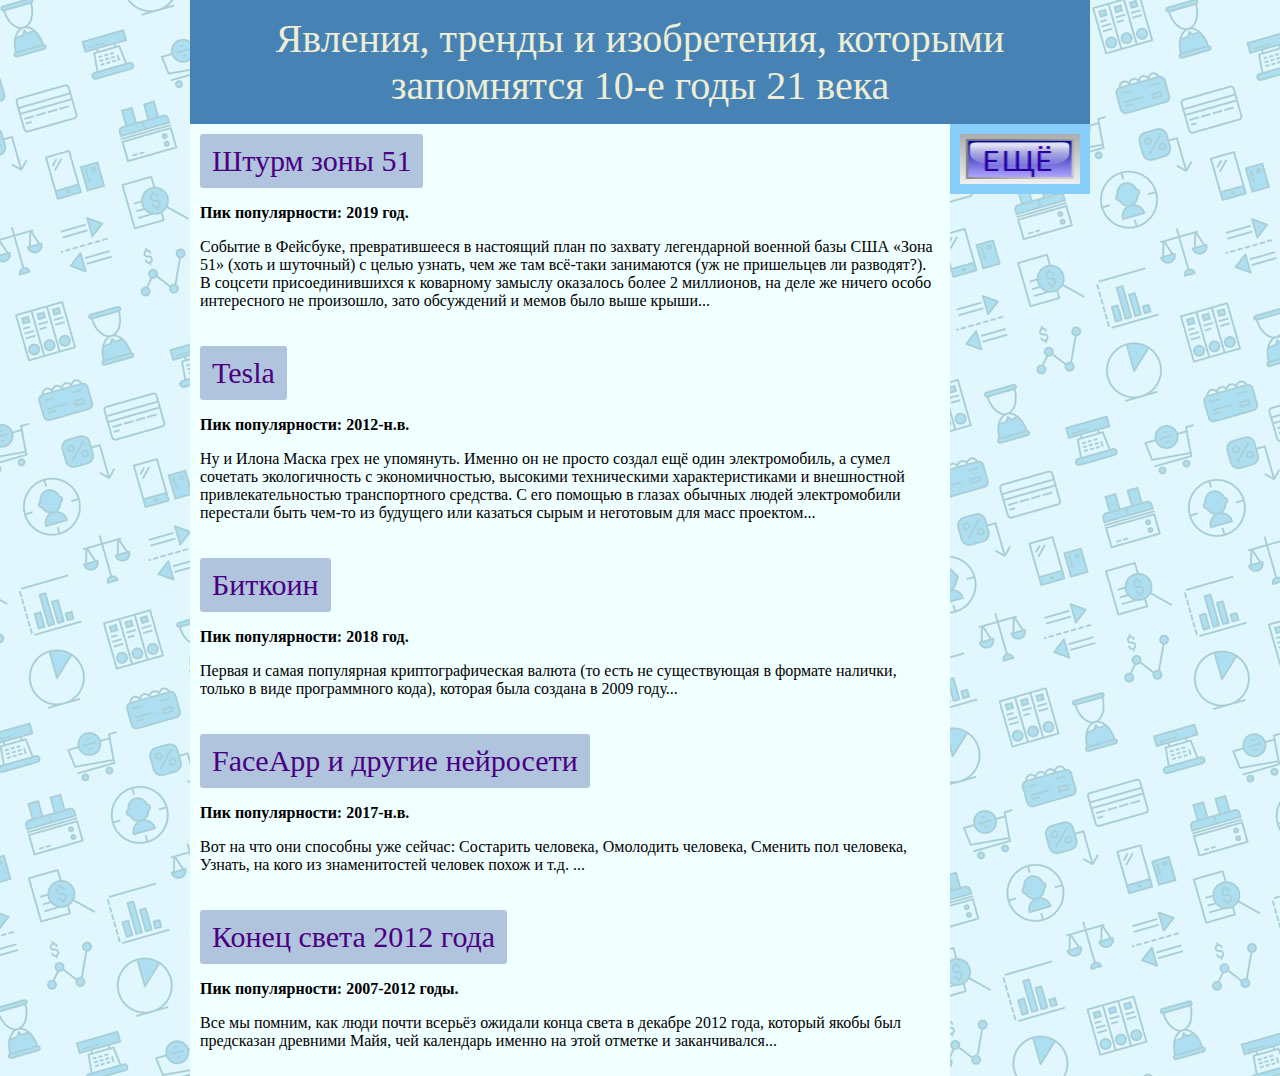
<file: index.html>
<!DOCTYPE html>
<html lang="ru">
<head>
    <meta http-equiv="Content-Type" content="text/html; charset=utf-8" />

    <title>Громкие события 21 века</title>
    <script src="Burger.js" defer></script>
    <link rel="icon" href="images/icona.ico">
    <link rel="stylesheet" href="css/fon.css">
    <link rel="stylesheet" href="css/Burger.css">
    <link rel="stylesheet" type="text/css" href="css/BT.css">
    <style type="text/css">

        body {
     font-family: Verdana;

            margin:0; /* Убираем отступы */
        }

        #container {
            max-width: 900px; /* Ширина макета */
            margin: 0 auto; /* Выравниваем по центру */
        }
        #header {
            background: #4682B4; /* Цвет фона */
            font-size: 250%; /* Размер текста */
            color: #edeed5; /* Цвет текста */
            padding: 15px 15px 15px 15px; /* Отступы вокруг текста */

        }
        #content1 {
            margin-right: 140px; /* Отступ справа */
            padding: 10px; /* Поля вокруг текста */
            background: #F0FFFF; /* Цвет фона левой колонки */
        }
        #content2 {
            margin-right: 140px; /* Отступ справа */
            padding: 10px; /* Поля вокруг текста */
            background: #F0FFFF; /* Цвет фона левой колонки */
        }
        #content3 {
            margin-right: 140px; /* Отступ справа */
            padding: 10px; /* Поля вокруг текста */
            background: #F0FFFF; /* Цвет фона левой колонки */
        }
        #content4 {

            margin-right: 140px; /* Отступ справа */
            padding: 10px; /* Поля вокруг текста */
            background: #F0FFFF; /* Цвет фона левой колонки */
        }

        #content7 {
            margin-right: 140px; /* Отступ справа */
            padding: 10px; /* Поля вокруг текста */
            background: #F0FFFF; /* Цвет фона левой колонки */
        }
        #content p {
            margin-top: 0.3em /* Отступ сверху */
        }
        #sidebar {
            float: right; /* Обтекание по левому краю */
            width: 120px; /* Ширина правой колонки */
            padding: 10px; /* Отступы вокруг текста */
            background: #87CEFA; /* Цвет фона */
        }
        #sidebar a {
            color: #752641; /* Цвет ссылок */
        }

    </style>
</head>
<body>


<div id="container">
    <div id="header" align="center"> Явления, тренды и изобретения, которыми запомнятся 10-е годы 21 века </div>
    <div id="sidebar">
        <div class="bipi">
            <div class="add-menu"></div>
            <ul class="menu-li">
                <li><a href="Tragedii.html">Трагедии</a></li>
                <li><a href="Flashmob.html">Флешмобы</a></li>
            </ul>
        </div>
    </div>
    <div id="content1">

        <a href="51.html" class="button button-red">Штурм зоны 51</a>
        <p> <strong> Пик популярности: 2019 год.</strong> </p>
        <p>Событие в Фейсбуке, превратившееся в настоящий план по захвату легендарной военной базы США «Зона 51» (хоть и шуточный) с целью узнать, чем же там всё-таки занимаются (уж не пришельцев ли разводят?).
            В соцсети присоединившихся к коварному замыслу оказалось более 2 миллионов, на деле же ничего особо интересного не произошло, зато обсуждений и мемов было выше крыши...</p>
    </div>
    <div id="content2">
        <a href="Tesla.html" class="button button-red">Tesla</a>
        <p> <strong> Пик популярности: 2012-н.в.</strong> </p>
        <p>Ну и Илона Маска грех не упомянуть. Именно он не просто создал ещё один электромобиль, а сумел сочетать экологичность с экономичностью, высокими
            техническими характеристиками и внешностной привлекательностью транспортного средства. С его помощью в глазах обычных людей электромобили перестали
            быть чем-то из будущего или казаться сырым и неготовым для масс проектом...</p>
    </div>
    <div id="content3">
        <a href="Bitcoin.html" class="button button-red">Биткоин</a>
        <p> <strong> Пик популярности: 2018 год.</strong> </p>
        <p>Первая и самая популярная криптографическая валюта (то есть не существующая в формате налички, только в виде программного кода), которая была создана в 2009 году...</p>
    </div>
    <div id="content4">
        <a href="FaceApp.html" class="button button-red">FaceApp и другие нейросети</a>
        <p> <strong> Пик популярности: 2017-н.в.</strong> </p>
        <p>Вот на что они способны уже сейчас:
            Состарить человека,
            Омолодить человека,
            Сменить пол человека,
            Узнать, на кого из знаменитостей человек похож и т.д. ...</p>
    </div>

    <div id="content7">
        <a href="2012.html" class="button button-red">Конец света 2012 года</a>
        <p> <strong> Пик популярности: 2007-2012 годы.</strong> </p>
        <p>Все мы помним, как люди почти всерьёз ожидали конца света в декабре 2012 года, который якобы был предсказан древними Майя, чей календарь именно на этой отметке и заканчивался...</p>
    </div>
    <div id="footer"> </div>
</div>
</body>
</html>
</file>
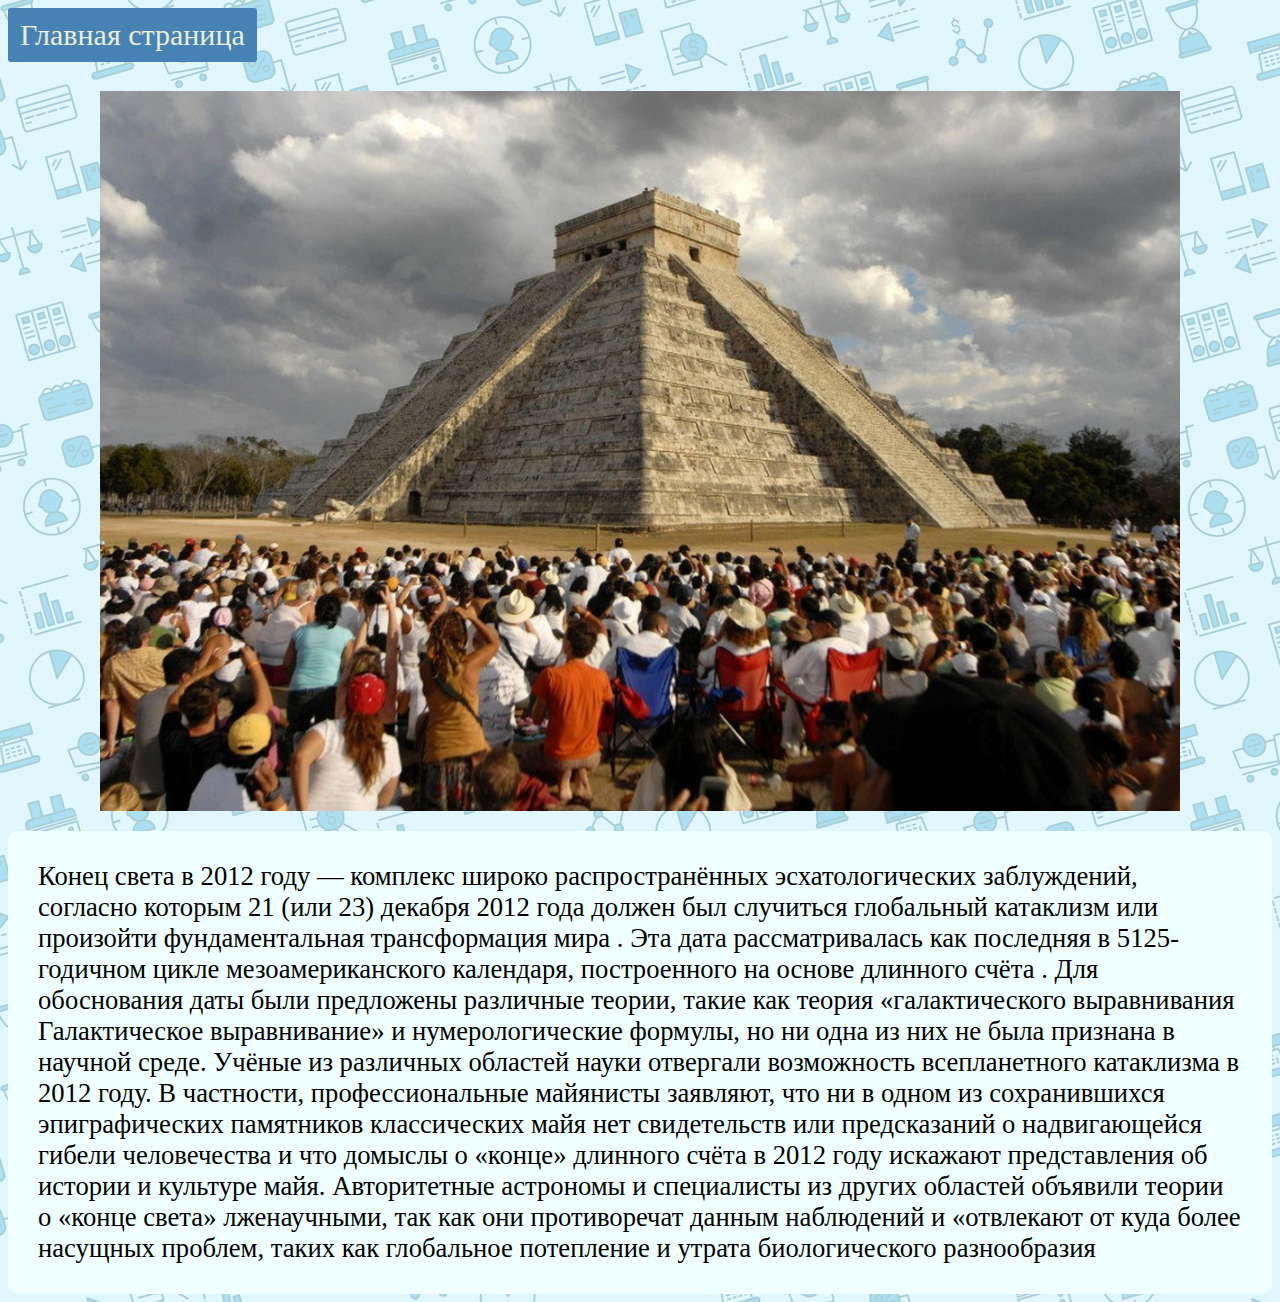
<file: 2012.html>
<!DOCTYPE html>
<head>
    <meta http-equiv="Content-Type" content="text/html; charset=utf-8" />
    <title>Конец света 2012</title>
    <link rel="stylesheet"  href="css/domoi.css">
    <link rel="stylesheet" href="css/fon.css">
    <link rel="icon" href="images/icona.ico">
    <style>
        .aligncenter {
            text-align: center;
        }
    </style>
    <style type="text/css">
        #centerLayer {
            border-radius: 10px;
            background: #F0FFFF; /* Цвет фона */
            font-size: 20pt; /* Размер текста */
            color: #000000; /* Цвет текста */
            padding: 30px; /* Отступы вокруг текста */
        }
        .block{
            display: flex;
            flex-direction: column;
            align-content: center;
            align-items: center;
        }

        .block img{
            max-width: 90%;
        }
    </style>
</head>
<body>
<a href="index.html" class="button button-red">Главная страница</a>
<div class="block">
<p class="aligncenter">
    <img src="images/foto_2012.jpg" alt="изображение в центре параграфа" />
</p>
<div id="centerLayer">
    Конец света в 2012 году — комплекс широко распространённых эсхатологических заблуждений, согласно которым 21 (или 23) декабря 2012 года
    должен был случиться глобальный катаклизм или произойти фундаментальная трансформация мира
    . Эта дата рассматривалась как последняя в 5125-годичном цикле мезоамериканского
    календаря, построенного на основе длинного счёта . Для обоснования даты были предложены различные теории, такие как теория «галактического выравнивания
    Галактическое выравнивание» и нумерологические формулы, но ни одна из них не была признана в научной среде.
    Учёные из различных областей науки отвергали возможность всепланетного катаклизма в 2012 году. В частности, профессиональные майянисты заявляют, что ни в одном из сохранившихся
    эпиграфических памятников классических майя нет свидетельств или предсказаний о надвигающейся гибели человечества и что домыслы о «конце» длинного счёта в 2012 году искажают представления
    об истории и культуре майя. Авторитетные астрономы и специалисты из других областей объявили теории о «конце света» лженаучными, так как они противоречат данным наблюдений и
    «отвлекают от куда более насущных проблем, таких как глобальное потепление и утрата биологического разнообразия
</div>
</div>
</body>
</html>
</file>
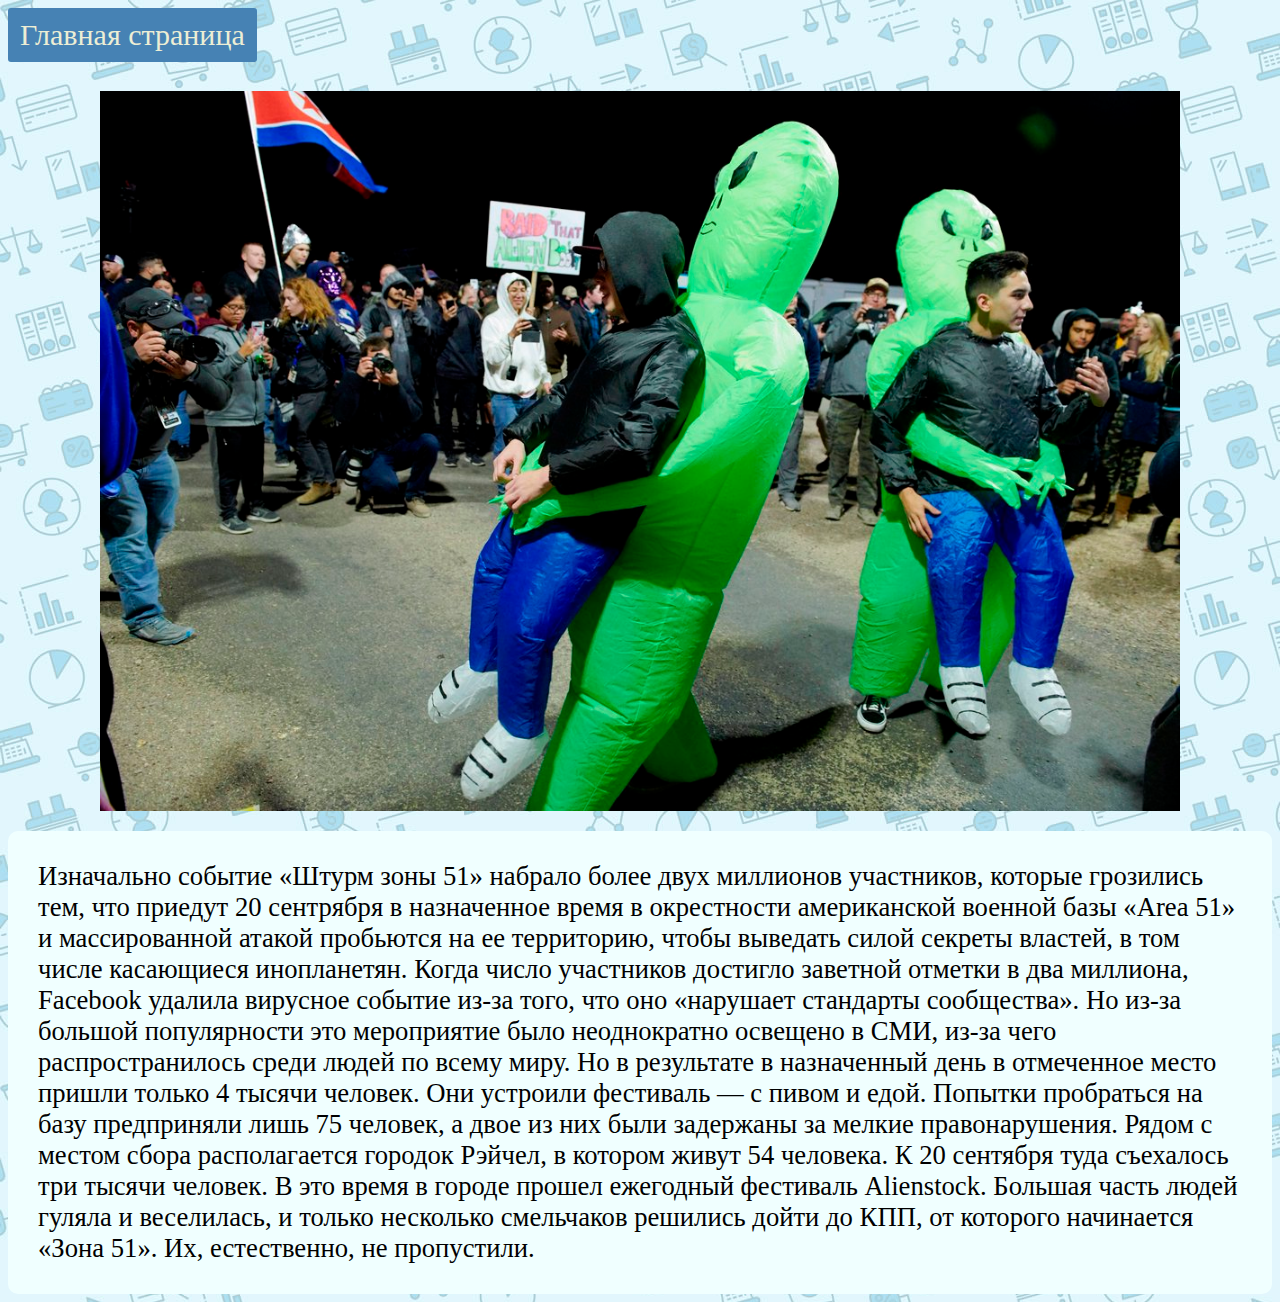
<file: 51.html>
<!DOCTYPE html>
<head>
    <meta http-equiv="Content-Type" content="text/html; charset=utf-8" />
    <title>Штурм зоны 51</title>
    <link rel="icon" href="images/icona.ico">
    <link rel="stylesheet" href="css/fon.css">
    <link rel="stylesheet"  href="css/domoi.css">
    <style>
        .f51 {

            text-align: center;

        }
    </style>
    <style type="text/css">
        #centerLayer {
            border-radius: 10px;
            background: #F0FFFF; /* Цвет фона */
            font-size: 20pt; /* Размер текста */
            color: #000000; /* Цвет текста */
            padding: 30px; /* Отступы вокруг текста */
        }
        .block{
            display: flex;
            flex-direction: column;
            align-content: center;
            align-items: center;
        }

        .block img{
            max-width: 90%;
        }
    </style>
</head>
<body>

<a href="index.html" class="button button-red">Главная страница</a>
<div class="block">
<p class="f51">
    <img src="images/foto_51.jpg" alt="изображение в центре параграфа" />
</p>
<div id="centerLayer">
    Изначально событие «Штурм зоны 51» набрало более двух миллионов участников, которые грозились тем, что приедут 20 сентрября в назначенное время в окрестности американской военной базы «Area 51»
    и массированной атакой пробьются на ее территорию, чтобы выведать силой секреты властей, в том числе касающиеся инопланетян. Когда число участников достигло заветной отметки в два миллиона,
    Facebook удалила вирусное событие из-за того, что оно «нарушает стандарты сообщества». Но из-за большой популярности это мероприятие было неоднократно освещено в СМИ, из-за чего распространилось
    среди людей по всему миру.
    Но в результате в назначенный день в отмеченное место пришли только 4 тысячи человек. Они устроили фестиваль — с пивом и едой. Попытки пробраться на базу предприняли лишь 75 человек, а двое из них
    были задержаны за мелкие правонарушения.

    Рядом с местом сбора располагается городок Рэйчел, в котором живут 54 человека. К 20 сентября туда съехалось три тысячи человек. В это время в городе прошел ежегодный фестиваль Alienstock. Большая
    часть людей гуляла и веселилась, и только несколько смельчаков решились дойти до КПП, от которого начинается «Зона 51». Их, естественно, не пропустили.
</div>
</div>
</body>
</html>
</file>
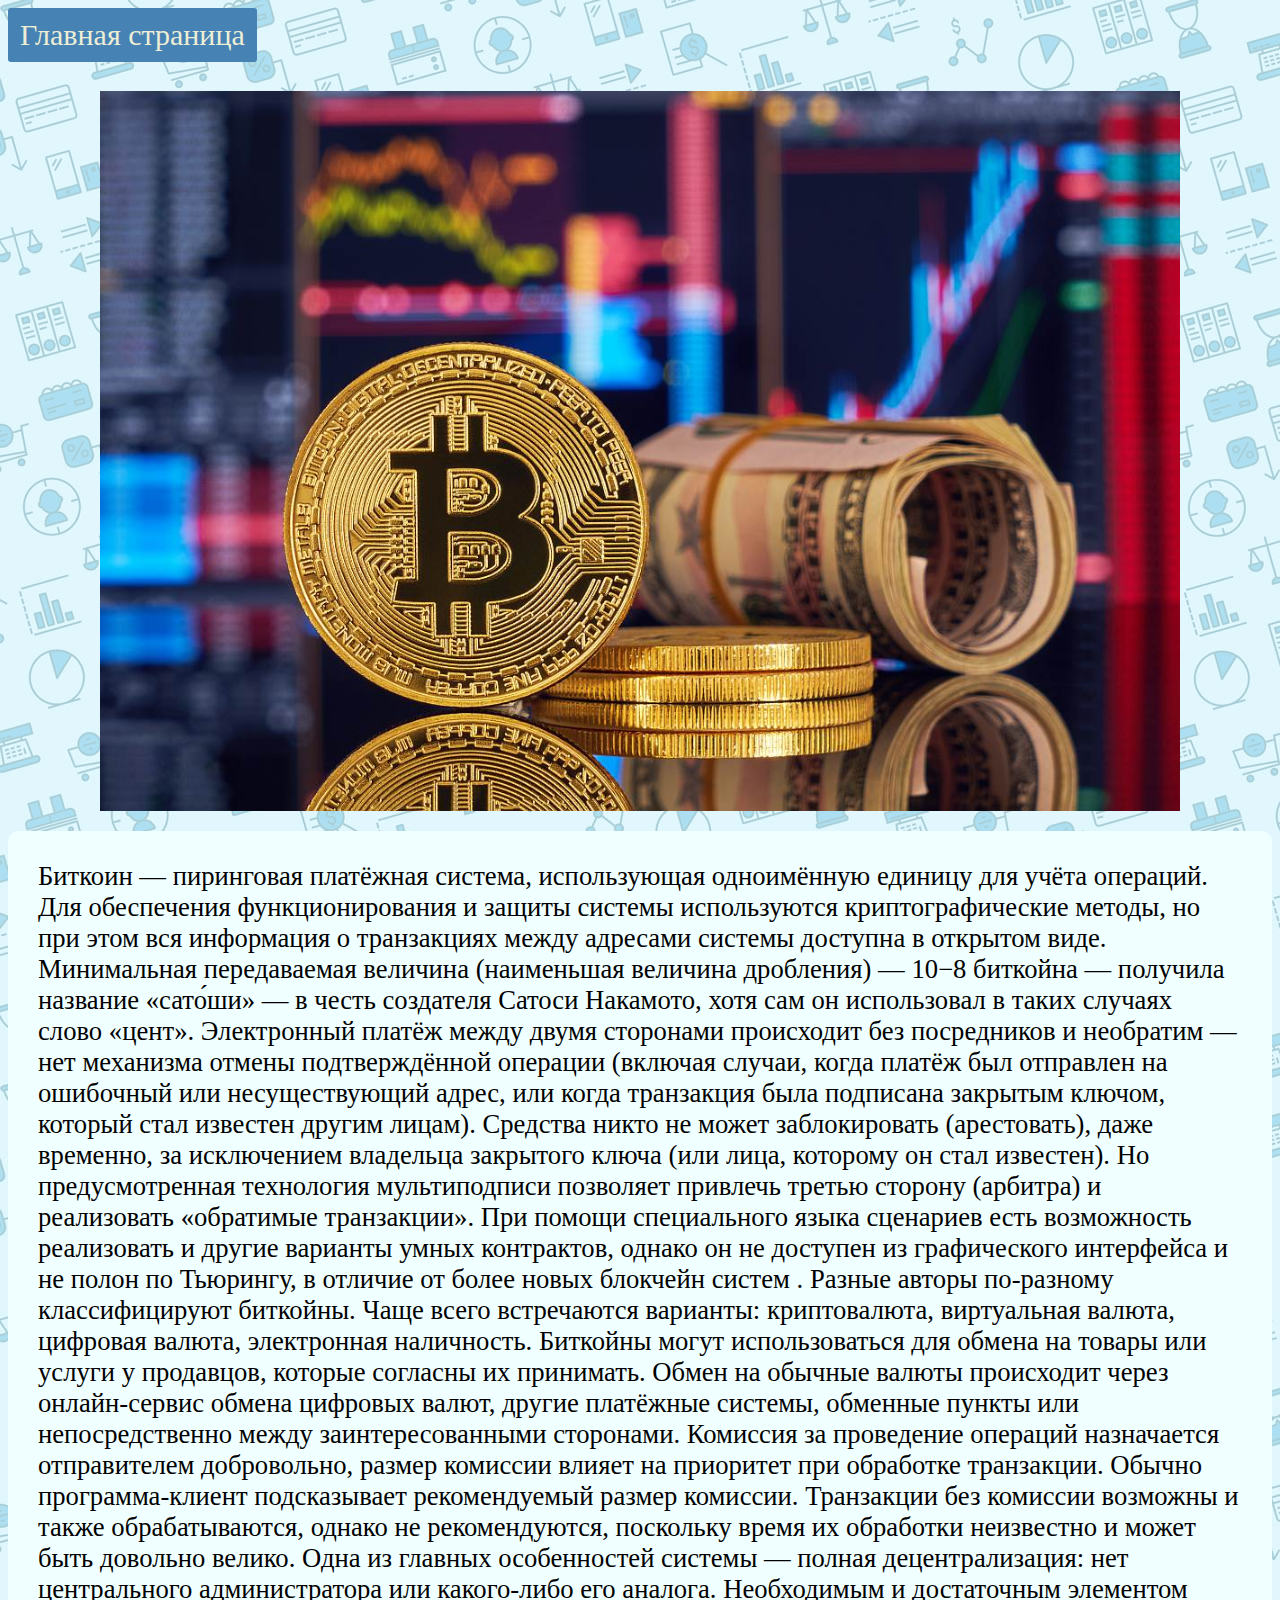
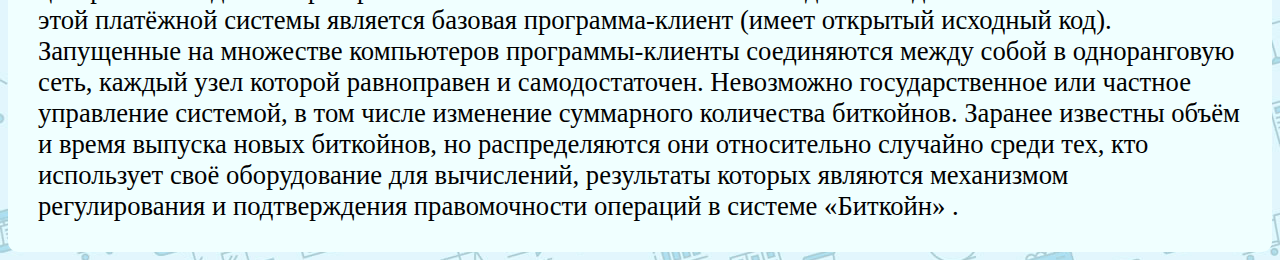
<file: Bitcoin.html>
<!DOCTYPE html>
<head>
    <meta http-equiv="Content-Type" content="text/html; charset=utf-8" />
    <title>Биткоин</title>
    <link rel="icon" href="images/icona.ico">
    <link rel="stylesheet" href="css/fon.css">
    <link rel="stylesheet"  href="css/domoi.css">
    <style>
        .aligncenter {
            text-align: center;
        }
    </style>
    <style type="text/css">
        #centerLayer {
            border-radius: 10px;
            background: #F0FFFF; /* Цвет фона */
            font-size: 20pt; /* Размер текста */
            color: #000000; /* Цвет текста */
            padding: 30px; /* Отступы вокруг текста */
        }
        .block{
            display: flex;
            flex-direction: column;
            align-content: center;
            align-items: center;
        }

        .block img{
            max-width: 90%;
        }
    </style>
</head>
<body>
<a href="index.html" class="button button-red">Главная страница</a>
<div class="block">
<p class="aligncenter">
    <img src="images/foto_bitcoin.jpg" alt="изображение в центре параграфа" />
</p>
<div id="centerLayer">
    Биткоин — пиринговая платёжная система, использующая одноимённую единицу для учёта операций. Для обеспечения функционирования и защиты системы используются криптографические методы, но при этом
    вся информация о транзакциях между адресами системы доступна в открытом виде.

    Минимальная передаваемая величина (наименьшая величина дробления) — 10−8 биткойна — получила название «сато́ши» — в честь создателя Сатоси Накамото, хотя сам он использовал в таких случаях слово
    «цент».

    Электронный платёж между двумя сторонами происходит без посредников и необратим — нет механизма отмены подтверждённой операции (включая случаи, когда платёж был отправлен на ошибочный или
    несуществующий адрес,
    или когда транзакция была подписана закрытым ключом, который стал известен другим лицам). Средства никто не может заблокировать (арестовать), даже временно, за исключением владельца закрытого ключа
    (или лица, которому он стал известен). Но предусмотренная технология мультиподписи позволяет привлечь третью сторону (арбитра) и реализовать «обратимые транзакции». При помощи специального языка
    сценариев есть возможность реализовать и другие варианты умных контрактов, однако он не доступен из графического интерфейса и не полон по Тьюрингу, в отличие от более новых блокчейн систем .

    Разные авторы по-разному классифицируют биткойны. Чаще всего встречаются варианты: криптовалюта, виртуальная валюта, цифровая валюта, электронная наличность.

    Биткойны могут использоваться для обмена на товары или услуги у продавцов, которые согласны их принимать. Обмен на обычные валюты происходит через онлайн-сервис обмена цифровых валют,
    другие платёжные системы, обменные пункты или непосредственно между заинтересованными сторонами.

    Комиссия за проведение операций назначается отправителем добровольно, размер комиссии влияет на приоритет при обработке транзакции. Обычно программа-клиент подсказывает рекомендуемый размер комиссии.
    Транзакции без комиссии возможны и также обрабатываются, однако не рекомендуются, поскольку время их обработки неизвестно и может быть довольно велико.

    Одна из главных особенностей системы — полная децентрализация: нет центрального администратора или какого-либо его аналога. Необходимым и достаточным элементом этой платёжной системы является базовая
    программа-клиент (имеет открытый исходный код). Запущенные на множестве компьютеров программы-клиенты соединяются между собой в одноранговую сеть, каждый узел которой равноправен и самодостаточен.
    Невозможно государственное или частное управление системой, в том числе изменение суммарного количества биткойнов. Заранее известны объём и время выпуска новых биткойнов,
    но распределяются они относительно случайно среди тех, кто использует своё оборудование для вычислений, результаты которых являются механизмом регулирования и подтверждения правомочности операций в
    системе «Биткойн» .
</div>
</div>
</body>
</html>
</file>
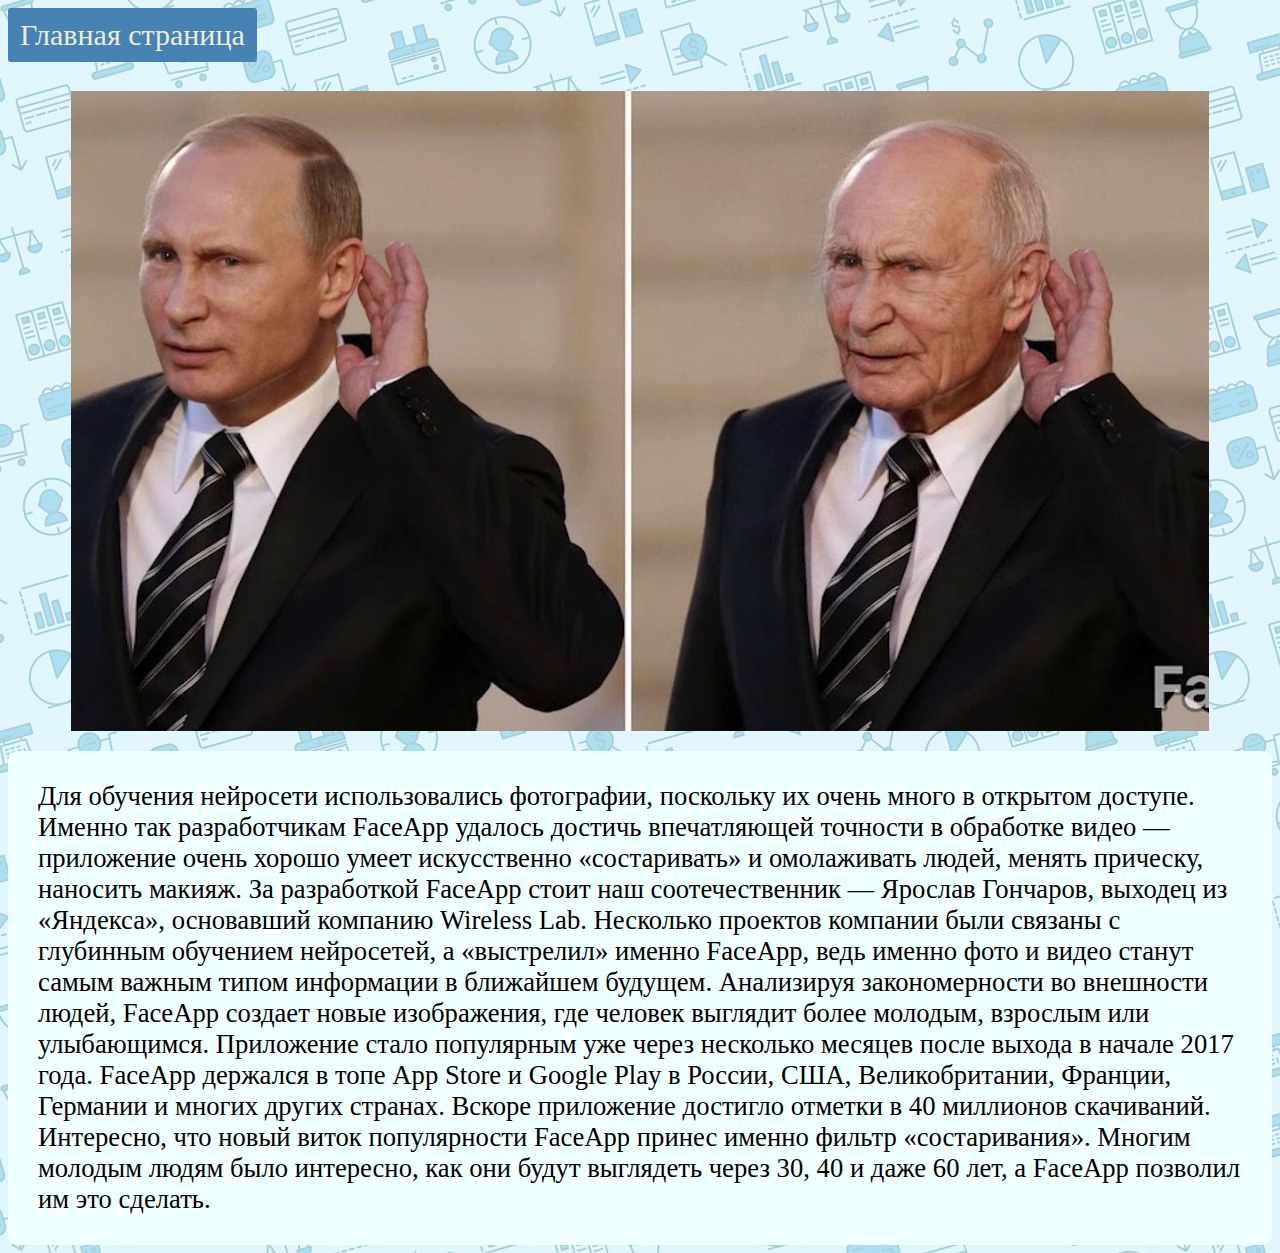
<file: FaceApp.html>
<!DOCTYPE html>
<head>
    <meta http-equiv="Content-Type" content="text/html; charset=utf-8" />
    <title>FaceApp и другие нейросети</title>
    <link rel="icon" href="images/icona.ico">
    <link rel="stylesheet" href="css/fon.css">
    <link rel="stylesheet"  href="css/domoi.css">
    <style>
        .aligncenter {
            text-align: center;
        }
    </style>
    <style type="text/css">
        #centerLayer {
            border-radius: 10px;
            background: #F0FFFF; /* Цвет фона */
            font-size: 20pt; /* Размер текста */
            color: #000000; /* Цвет текста */
            padding: 30px; /* Отступы вокруг текста */
        }
        .block{
            display: flex;
            flex-direction: column;
            align-content: center;
            align-items: center;
        }

        .block img{
            max-width: 90%;
        }
    </style>
</head>
<body>
<a href="index.html" class="button button-red">Главная страница</a>
<div class="block">
<p class="aligncenter">
    <img src="images/foto_FaceApp.jpg" alt="изображение в центре параграфа" />
</p>
<div id="centerLayer">
    Для обучения нейросети использовались фотографии, поскольку их очень много в открытом доступе. Именно так разработчикам FaceApp удалось достичь впечатляющей точности в обработке видео —
    приложение очень хорошо умеет искусственно «состаривать» и омолаживать людей, менять прическу, наносить макияж.
    За разработкой FaceApp стоит наш соотечественник — Ярослав Гончаров, выходец из «Яндекса», основавший компанию Wireless Lab. Несколько проектов компании были связаны с глубинным
    обучением нейросетей, а «выстрелил» именно FaceApp, ведь именно фото и видео станут самым важным типом информации в ближайшем будущем. Анализируя закономерности во внешности людей,
    FaceApp создает новые изображения, где человек выглядит более молодым, взрослым или улыбающимся.
    Приложение стало популярным уже через несколько месяцев после выхода в начале 2017 года. FaceApp держался в топе App Store и Google Play в России, США, Великобритании, Франции,
    Германии и многих других странах. Вскоре приложение достигло отметки в 40 миллионов скачиваний. Интересно, что новый виток популярности FaceApp принес именно фильтр «состаривания».
    Многим молодым людям было интересно, как они будут выглядеть через 30, 40 и даже 60 лет, а FaceApp позволил им это сделать.
</div>
</div>
</body>
</html>
</file>
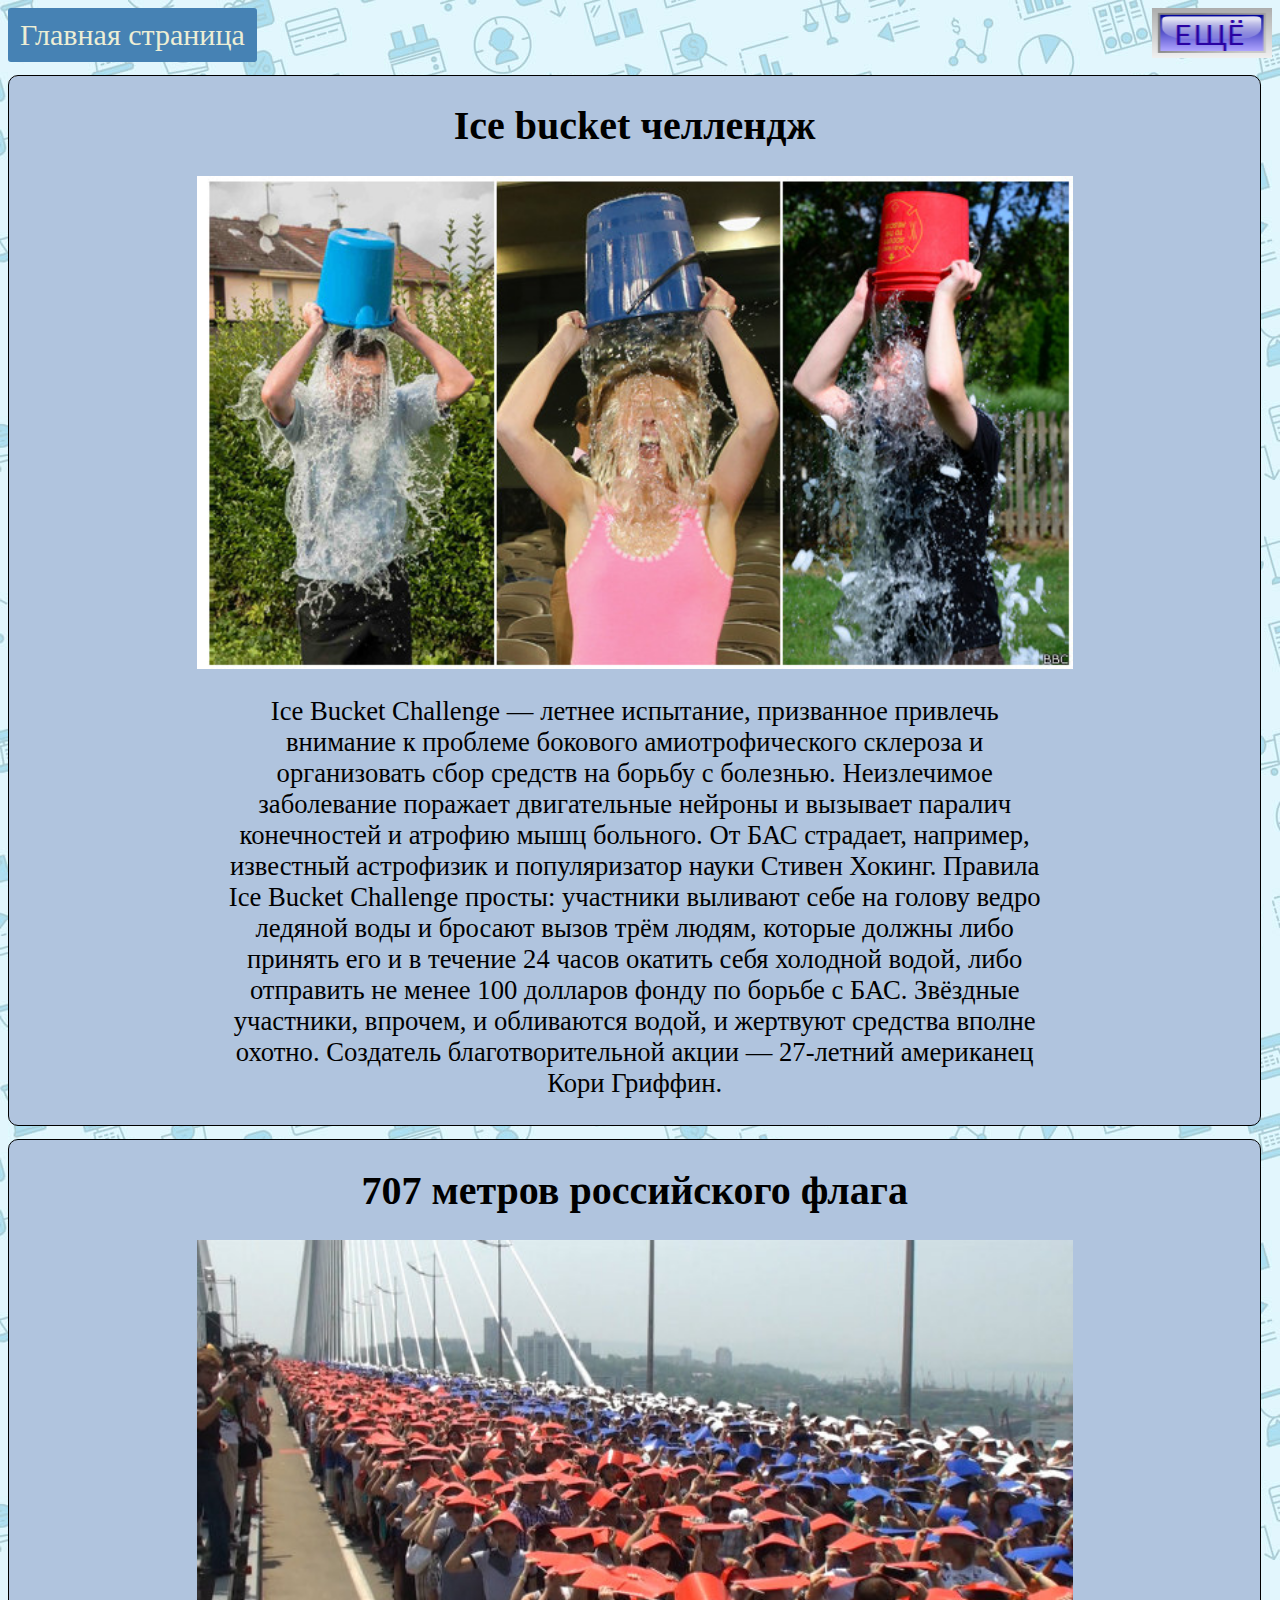
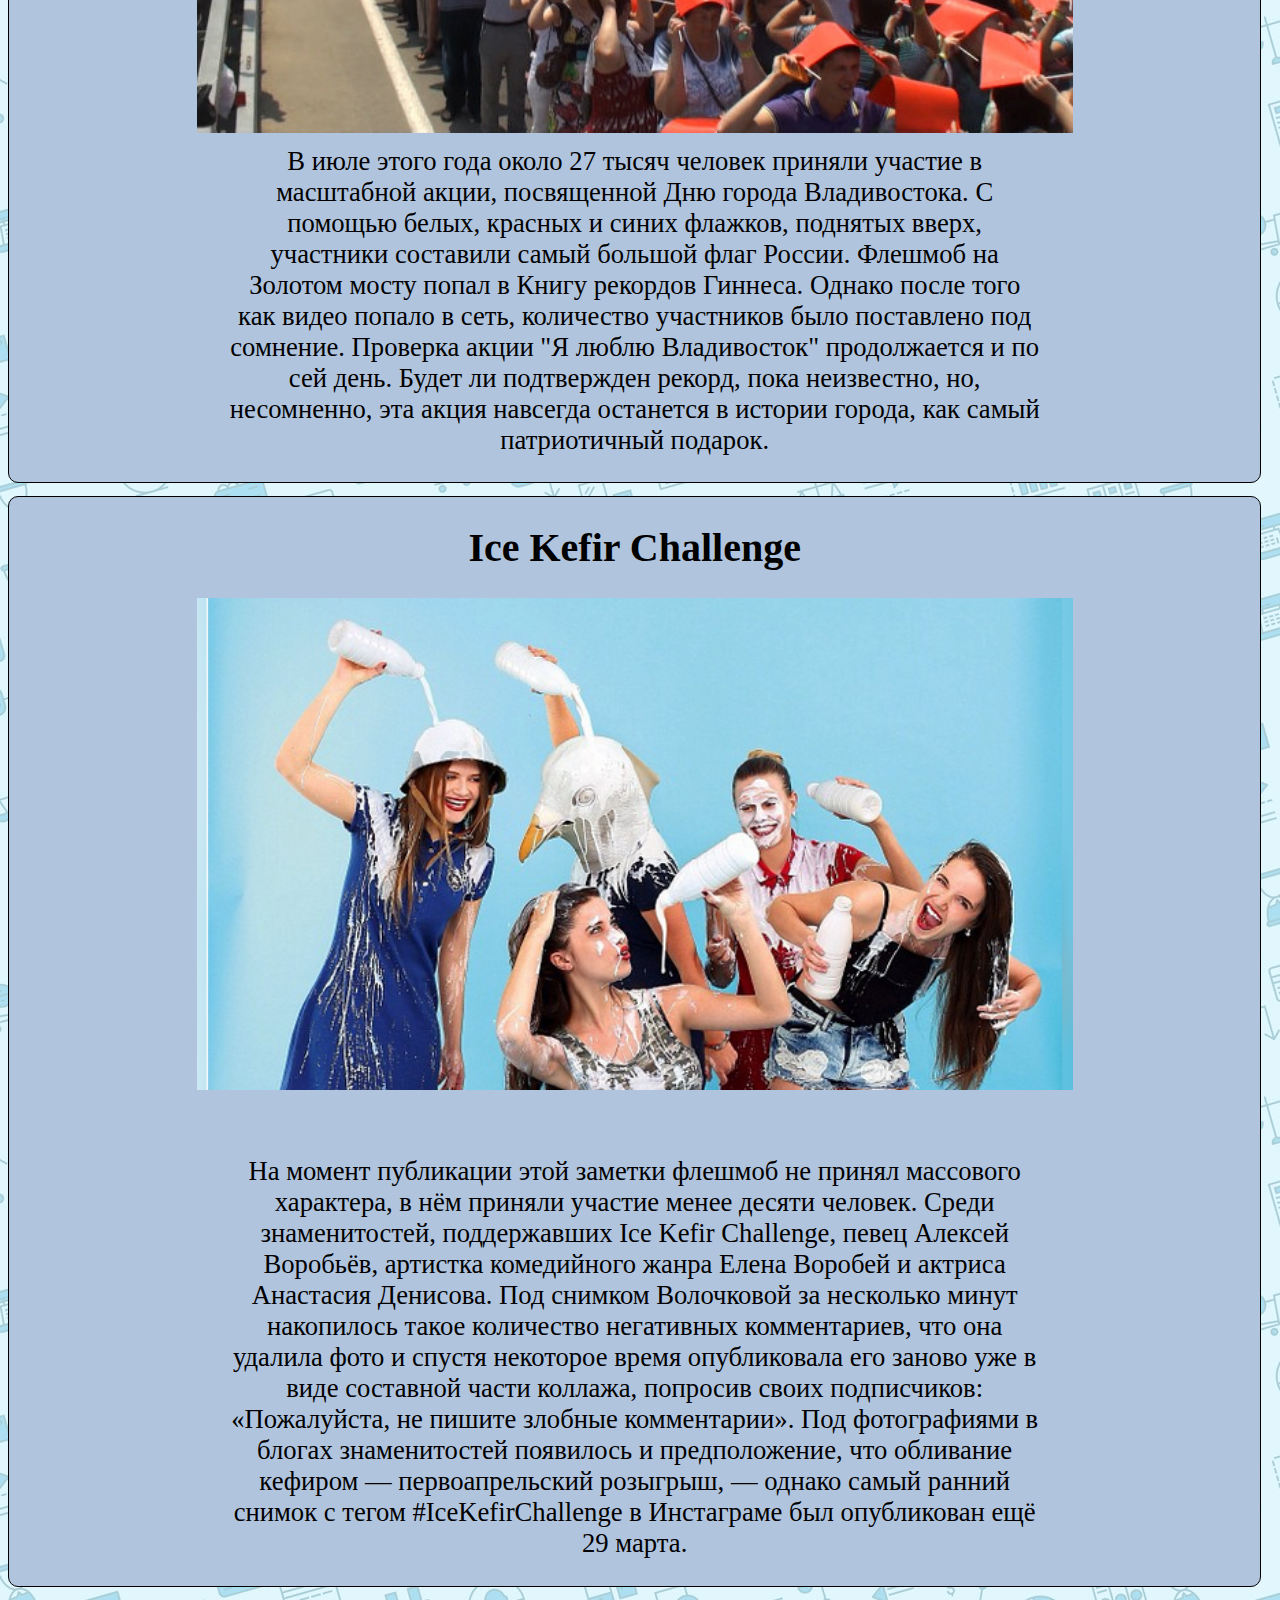
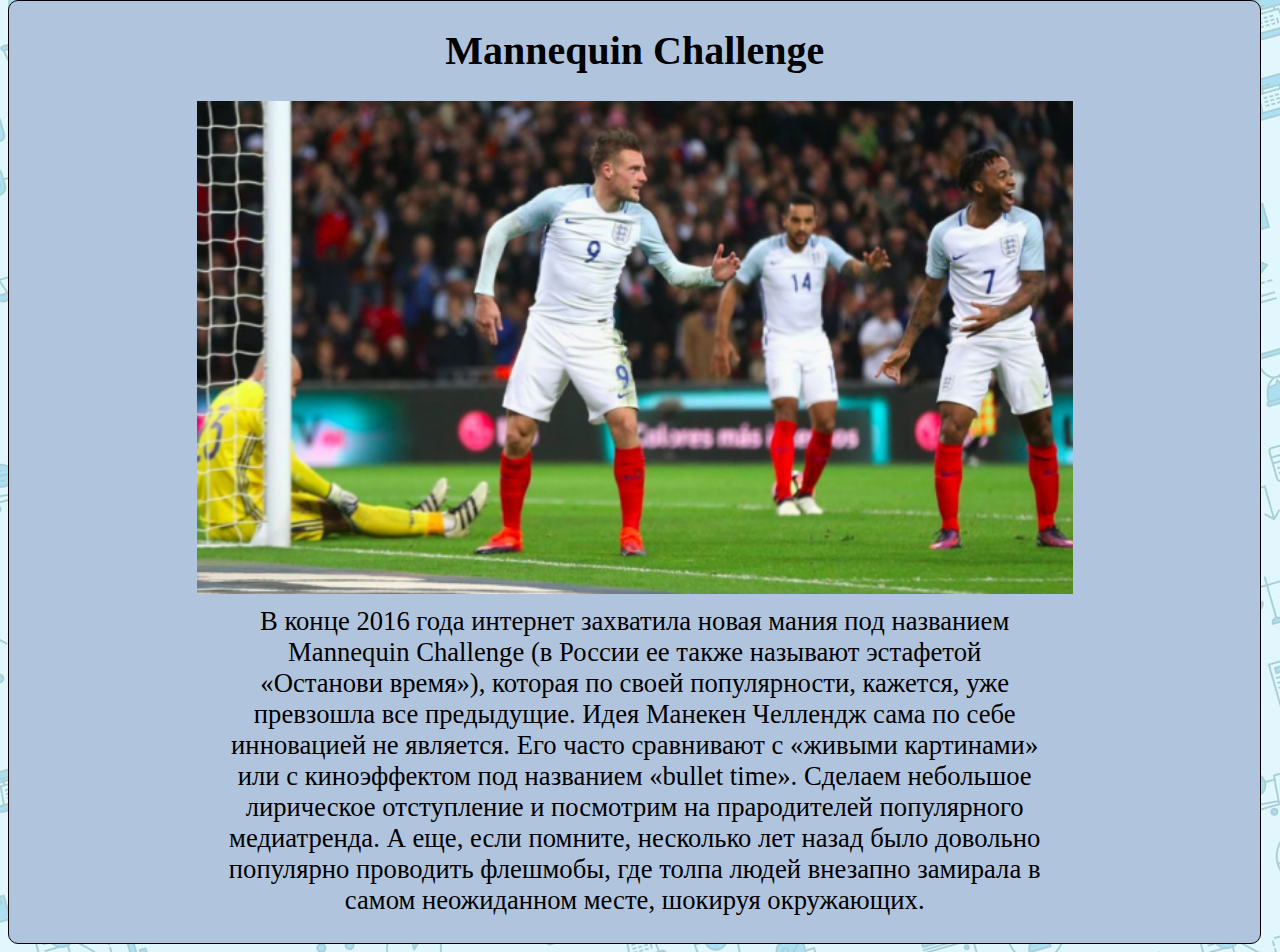
<file: Flashmob.html>
<!DOCTYPE html>
<head>
    <link rel="icon" href="images/icona.ico">
    <meta charset="utf-8">
    <title>Флешмобы 21 века</title>
    <link rel="stylesheet" href="css/Burger.css">
    <link rel="stylesheet" href="css/fon.css">
    <link rel="stylesheet"  href="css/tragediicss.css">
    <script src="Burger.js" defer></script>
</head>
<body>
<div class="bipi">
    <div class="add-menu"></div>
    <ul class="menu-li">
        <li><a href="Tragedii.html">Трагедии</a></li>
    </ul>
</div>
<a href="index.html" class="button button-red">Главная страница</a>
<div id="block1">
    <h1> Ice bucket челлендж </h1>
    <img src="images/flashmob1.jpg" alt="изображение в центре параграфа" />

    <p>
        Ice Bucket Challenge — летнее испытание, призванное привлечь внимание к проблеме бокового амиотрофического склероза и организовать сбор средств на борьбу с болезнью. Неизлечимое
        заболевание поражает двигательные нейроны и вызывает паралич конечностей и атрофию мышц больного. От БАС страдает, например, известный астрофизик и популяризатор науки Стивен Хокинг.
        Правила Ice Bucket Challenge просты: участники выливают себе на голову ведро ледяной воды и бросают вызов трём людям, которые должны либо принять его и в течение 24 часов окатить себя
        холодной водой, либо отправить не менее 100 долларов фонду по борьбе с БАС. Звёздные участники, впрочем, и обливаются водой, и жертвуют средства вполне охотно.
        Создатель благотворительной акции — 27-летний американец Кори Гриффин.

    </p>

</div>
<div id="block2">
    <h1> 707 метров российского флага </h1>
    <img src="images/flashmob2.jpg"  alt="изображение в центре параграфа" />
    <p>
        В июле этого года около 27 тысяч человек приняли участие в масштабной акции, посвященной Дню города Владивостока. С помощью белых, красных и синих флажков, поднятых вверх,
        участники составили самый большой флаг России. Флешмоб на Золотом мосту попал в Книгу рекордов Гиннеса. Однако после того как видео попало в сеть, количество участников было поставлено
        под сомнение. Проверка акции "Я люблю Владивосток" продолжается и по сей день. Будет ли подтвержден рекорд, пока неизвестно, но, несомненно, эта акция навсегда останется в истории города,
        как самый патриотичный подарок.
    </p>
</div>
<div id="block3">
    <h1> Ice Kefir Challenge </h1>
    <img src="images/flashmob3.png" alt="изображение в центре параграфа" />
    <h1>

    </h1>
    <p>На момент публикации этой заметки флешмоб не принял массового характера, в нём приняли участие менее десяти человек. Среди знаменитостей, поддержавших Ice Kefir Challenge,
        певец Алексей Воробьёв, артистка комедийного жанра Елена Воробей и актриса Анастасия Денисова.
        Под снимком Волочковой за несколько минут накопилось такое количество негативных комментариев, что она удалила фото и спустя некоторое время опубликовала его заново уже в виде
        составной части коллажа, попросив своих подписчиков: «Пожалуйста, не пишите злобные комментарии».
        Под фотографиями в блогах знаменитостей появилось и предположение, что обливание кефиром — первоапрельский розыгрыш, — однако самый ранний снимок с тегом #IceKefirChallenge в Инстаграме
        был опубликован ещё 29 марта.

    </p>

</div>
<div id="block4">
    <h1> Mannequin Challenge </h1>
    <img src="images/flashmob4.png" alt="изображение в центре параграфа" />
    <p>
        В конце 2016 года интернет захватила новая мания под названием Mannequin Challenge (в России ее также называют эстафетой «Останови время»), которая по своей популярности,
        кажется, уже превзошла все предыдущие.
        Идея Манекен Челлендж сама по себе инновацией не является. Его часто сравнивают с «живыми картинами» или с киноэффектом под названием «bullet time».
        Сделаем небольшое лирическое отступление и посмотрим на прародителей популярного медиатренда.
        А еще, если помните, несколько лет назад было довольно популярно проводить флешмобы, где толпа людей внезапно замирала в самом неожиданном месте, шокируя окружающих.
</div>

</body>
</html>
</file>
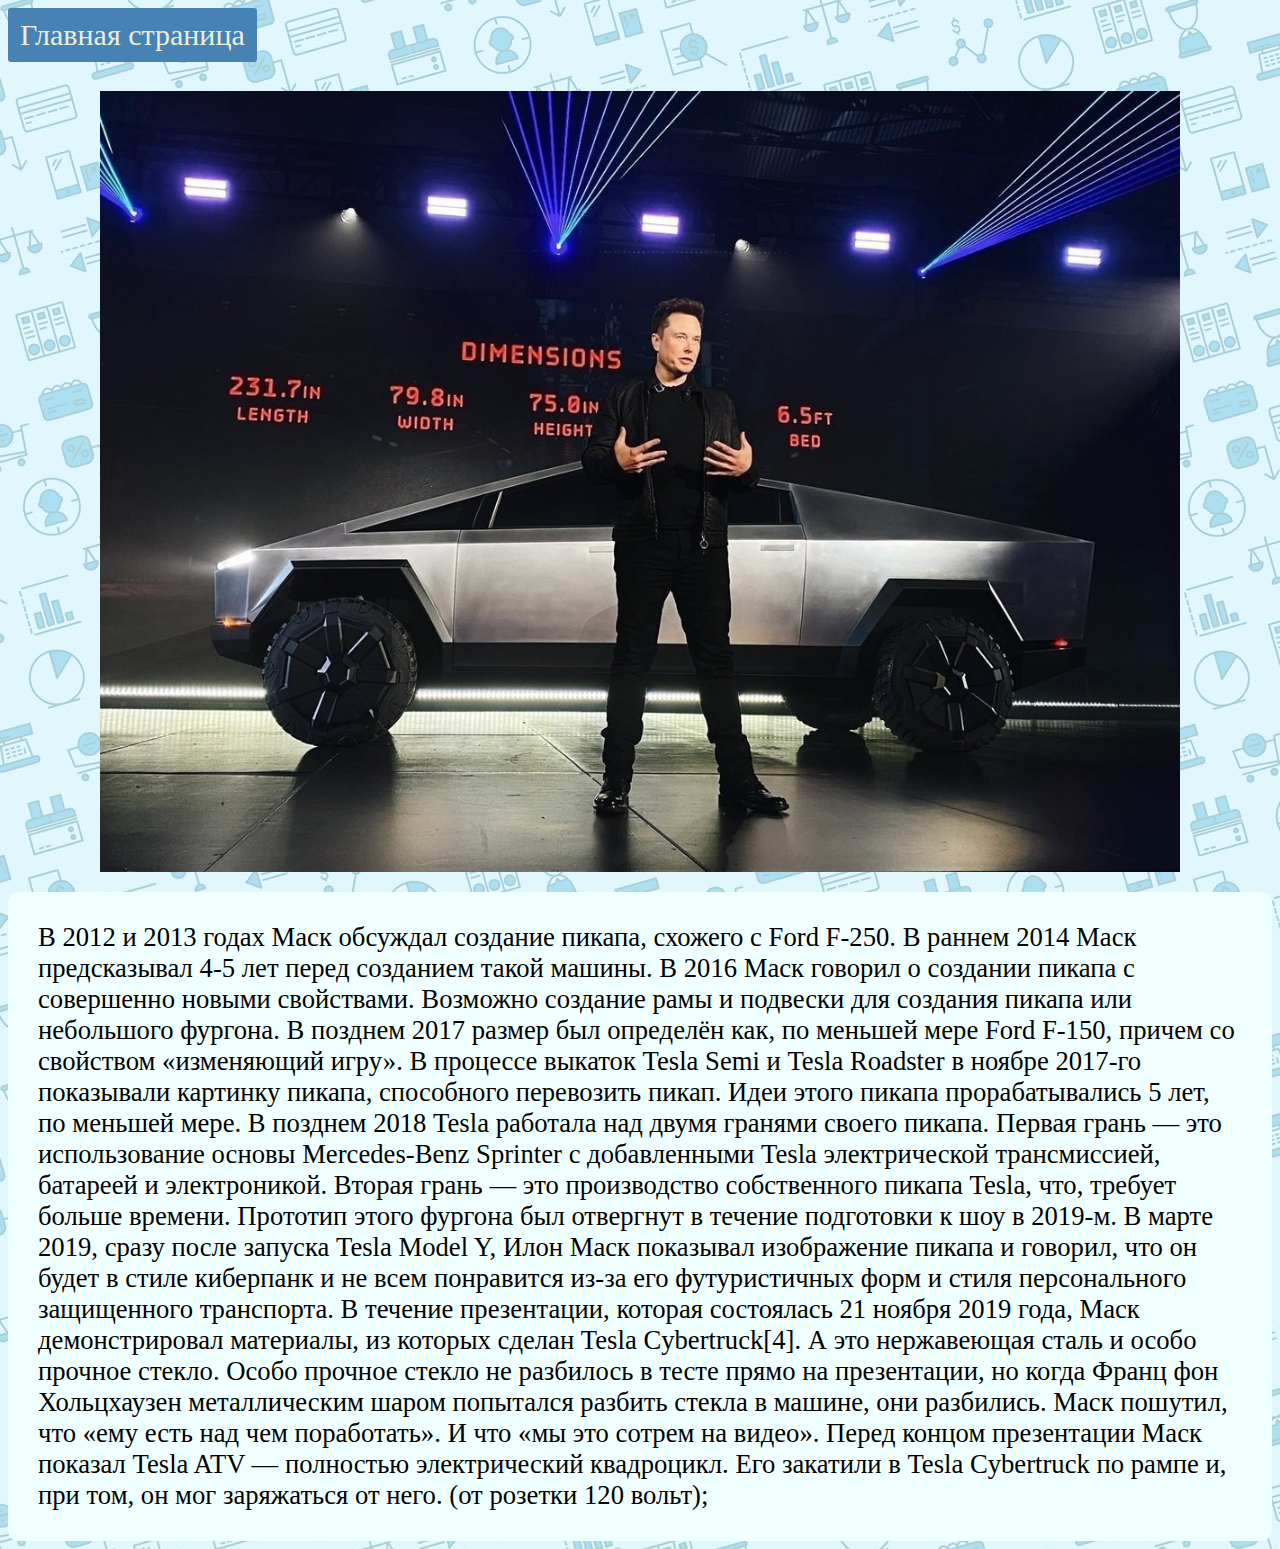
<file: Tesla.html>
<!DOCTYPE html>
<head>
    <meta http-equiv="Content-Type" content="text/html; charset=utf-8" />
    <title>Tesla</title>
    <link rel="icon" href="images/icona.ico">
    <link rel="stylesheet" href="css/fon.css">
    <link rel="stylesheet"  href="css/domoi.css">
    <style>
        .aligncenter {
            text-align: center;
        }
    </style>
    <style type="text/css">
        #centerLayer {
            border-radius: 10px;
            background: #F0FFFF; /* Цвет фона */
            font-size: 20pt; /* Размер текста */
            color: #000000; /* Цвет текста */
            padding: 30px; /* Отступы вокруг текста */
        }
        .block{
            display: flex;
            flex-direction: column;
            align-content: center;
            align-items: center;
        }

        .block img{
            max-width: 90%;
        }
    </style>
</head>
<body>
<a href="index.html" class="button button-red">Главная страница</a>
<div class="block">
<p class="aligncenter">
    <img src="images/foto_tesla.jpg" alt="изображение в центре параграфа" />
</p>
<div id="centerLayer">
    В 2012 и 2013 годах Маск обсуждал создание пикапа, схожего с Ford F-250. В раннем 2014 Маск предсказывал 4-5 лет перед созданием такой машины.

    В 2016 Маск говорил о создании пикапа с совершенно новыми свойствами. Возможно создание рамы и подвески для создания пикапа или небольшого фургона. В позднем 2017 размер был определён как, по меньшей мере Ford F-150, причем со свойством «изменяющий игру». В процессе выкаток Tesla Semi и Tesla Roadster в ноябре 2017-го показывали картинку пикапа, способного перевозить пикап. Идеи этого пикапа прорабатывались 5 лет, по меньшей мере.

    В позднем 2018 Tesla работала над двумя гранями своего пикапа. Первая грань — это использование основы Mercedes-Benz Sprinter с добавленными Tesla электрической трансмиссией, батареей и электроникой. Вторая грань — это производство собственного пикапа Tesla, что, требует больше времени. Прототип этого фургона был отвергнут в течение подготовки к шоу в 2019-м.

    В марте 2019, сразу после запуска Tesla Model Y, Илон Маск показывал изображение пикапа и говорил, что он будет в стиле киберпанк и не всем понравится из-за его футуристичных форм и стиля персонального защищенного транспорта.

    В течение презентации, которая состоялась 21 ноября 2019 года, Маск демонстрировал материалы, из которых сделан Tesla Cybertruck[4]. А это нержавеющая сталь и особо прочное стекло. Особо прочное стекло не разбилось в тесте прямо на презентации, но когда Франц фон Хольцхаузен металлическим шаром попытался разбить стекла в машине, они разбились. Маск пошутил, что «ему есть над чем поработать». И что «мы это сотрем на видео».

    Перед концом презентации Маск показал Tesla ATV — полностью электрический квадроцикл. Его закатили в Tesla Cybertruck по рампе и, при том, он мог заряжаться от него. (от розетки 120 вольт);
</div>
</div>
</body>
</html>
</file>
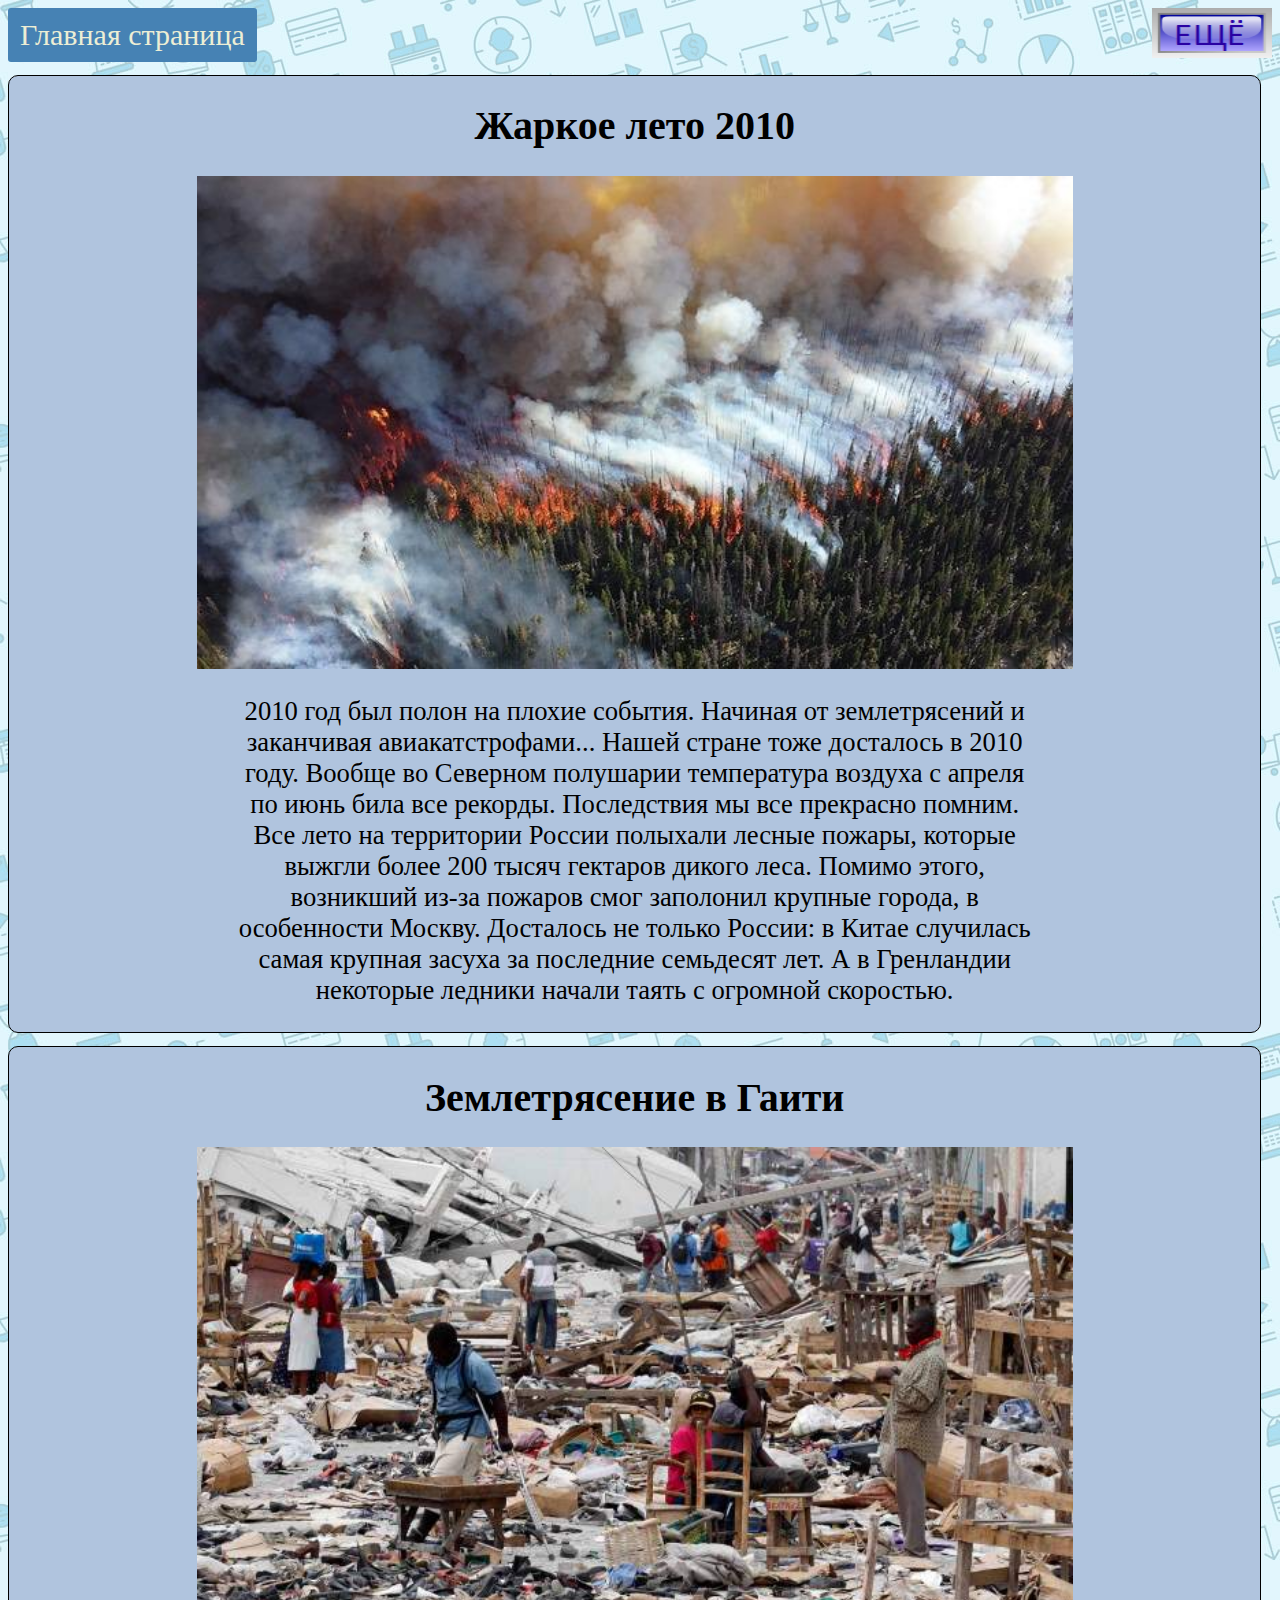
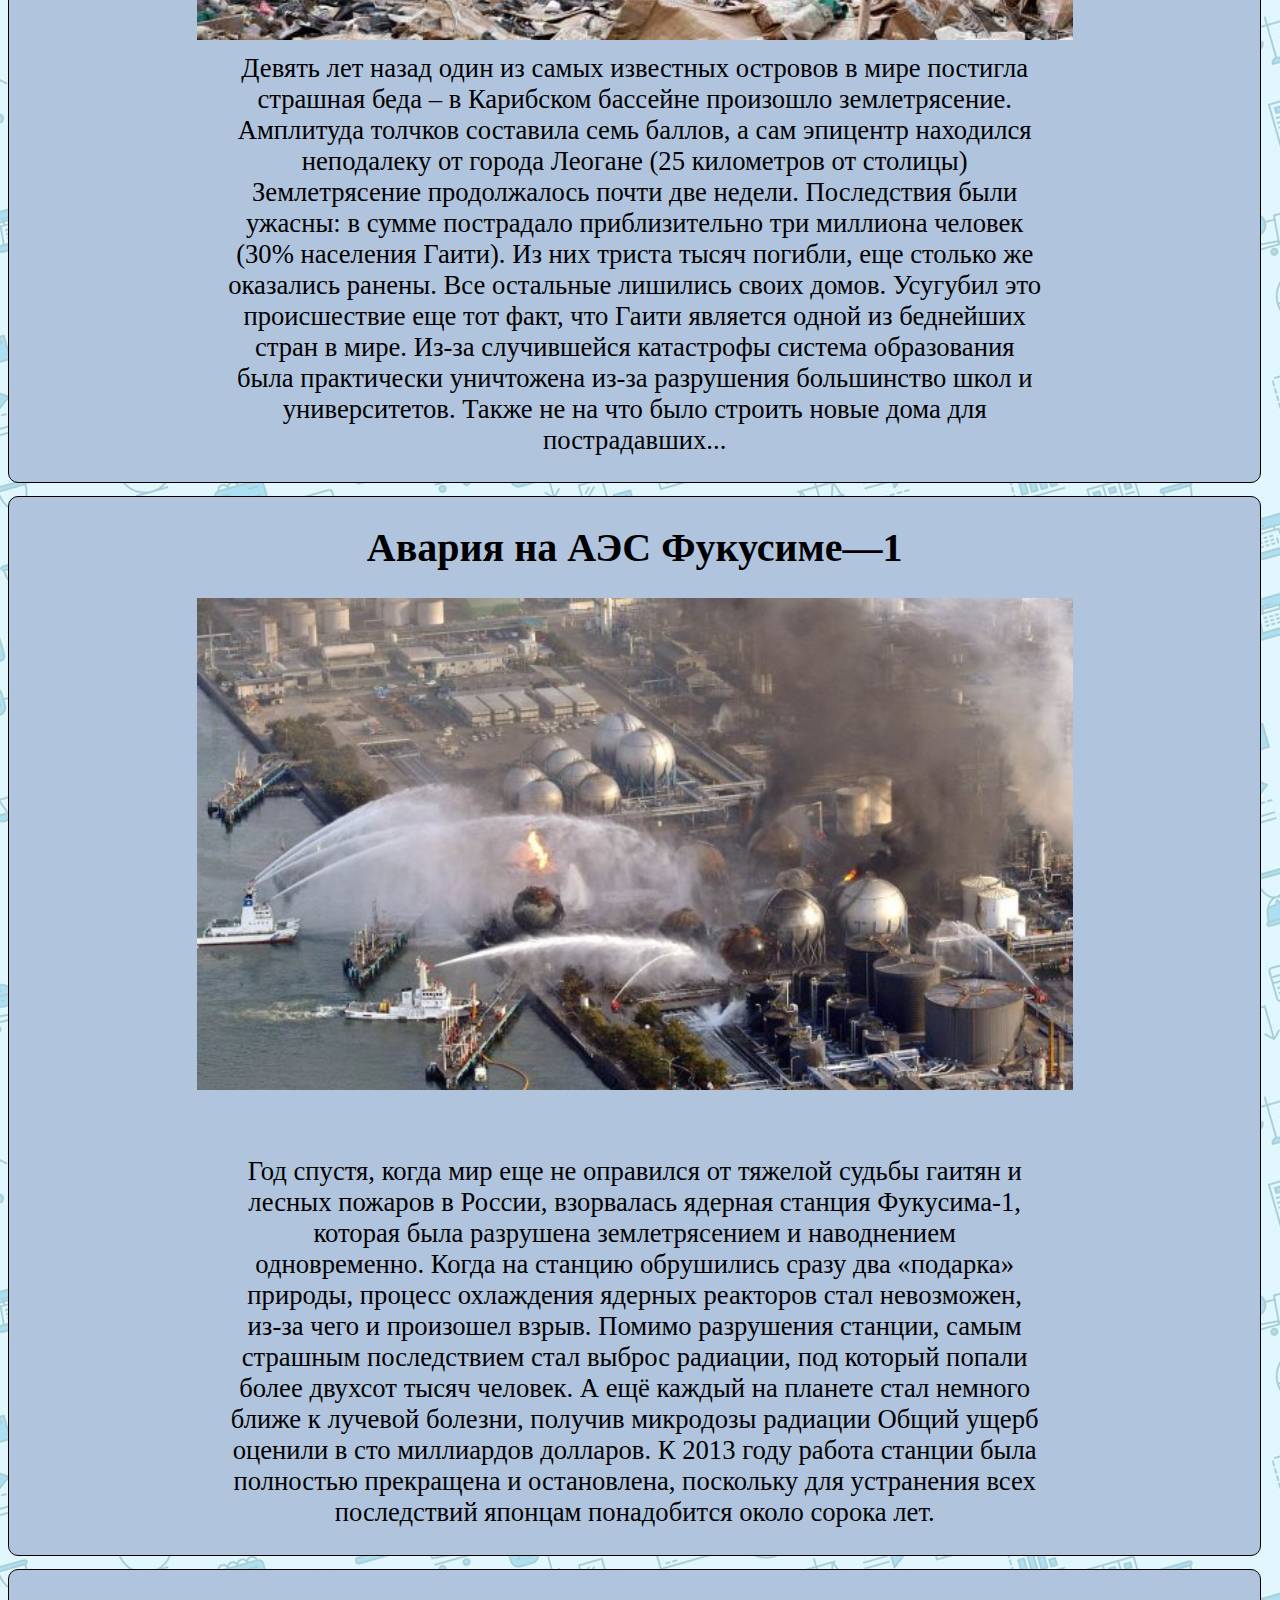
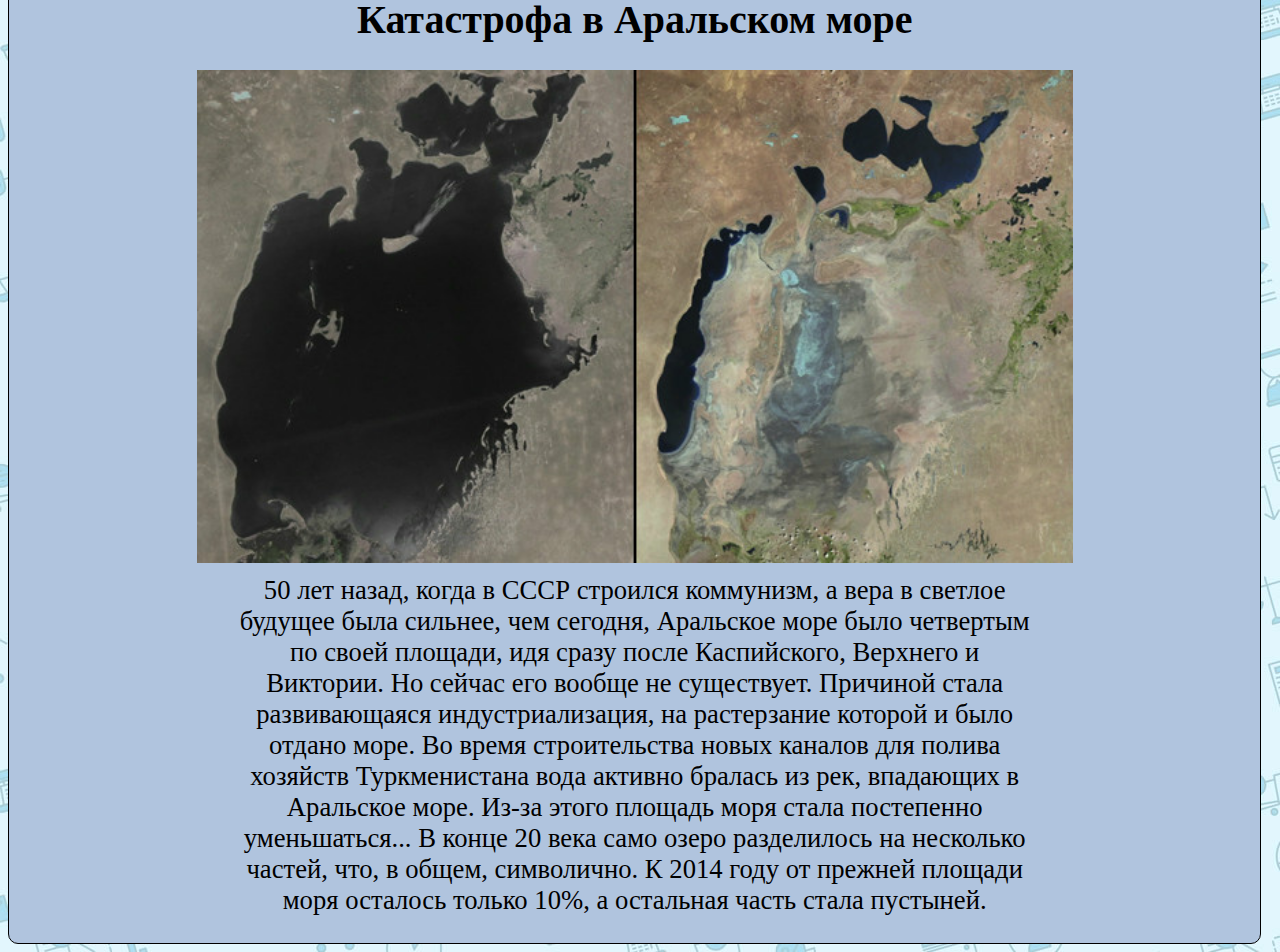
<file: Tragedii.html>
<!DOCTYPE html>
<head>
    <link rel="icon" href="images/icona.ico">
    <meta charset="utf-8">
    <title>Трагедии 21 века</title>
    <link rel="stylesheet" href="css/Burger.css">
    <link rel="stylesheet" href="css/fon.css">
    <link rel="stylesheet"  href="css/tragediicss.css">
    <script src="Burger.js" defer></script>
</head>
<body>
<div class="bipi">
    <div class="add-menu"></div>
    <ul class="menu-li">
        <li><a href="Flashmob.html">Флешмобы</a></li>
    </ul>
</div>
<a href="index.html" class="button button-red">Главная страница</a>
<div id="block1">
    <h1> Жаркое лето 2010 </h1>
   <img src="images/tragedii1.jpeg" alt="изображение в центре параграфа" />

    <p>

    2010 год был полон на плохие события. Начиная от землетрясений и заканчивая авиакатстрофами...
    Нашей стране тоже досталось в 2010 году. Вообще во Северном полушарии температура воздуха с апреля по июнь била все рекорды. Последствия мы все прекрасно помним.
    Все лето на территории России полыхали лесные пожары, которые выжгли более 200 тысяч гектаров дикого леса.
    Помимо этого, возникший из-за пожаров смог заполонил крупные города, в особенности Москву.
    Досталось не только России: в Китае случилась самая крупная засуха за последние семьдесят лет. А в Гренландии некоторые ледники начали таять с огромной скоростью.
    </p>

</div>
<div id="block2">
    <h1> Землетрясение в Гаити </h1>
    <img src="images/tragedii2.jpg"  alt="изображение в центре параграфа" />
<p>
    Девять лет назад один из самых известных островов в мире постигла страшная беда – в Карибском бассейне произошло землетрясение. Амплитуда толчков составила семь баллов, а сам эпицентр находился
    неподалеку от города Леогане (25 километров от столицы)
    Землетрясение продолжалось почти две недели. Последствия были ужасны: в сумме пострадало приблизительно три миллиона человек (30% населения Гаити). Из них триста тысяч погибли, еще столько же
    оказались ранены. Все остальные лишились своих домов.
    Усугубил это происшествие еще тот факт, что Гаити является одной из беднейших стран в мире. Из-за случившейся катастрофы система образования была практически уничтожена из-за разрушения
    большинство школ и университетов. Также не на что было строить новые дома для пострадавших...
</p>
</div>
<div id="block3">
    <h1> Авария на АЭС Фукусиме—1 </h1>
    <img src="images/tragedii3.jpeg" alt="изображение в центре параграфа" />
    <h1>

    </h1>
    <p>
        Год спустя, когда мир еще не оправился от тяжелой судьбы гаитян и лесных пожаров в России, взорвалась ядерная станция Фукусима-1, которая была разрушена землетрясением и наводнением
        одновременно.
        Когда на станцию обрушились сразу два «подарка» природы, процесс охлаждения ядерных реакторов стал невозможен, из-за чего и произошел взрыв.
        Помимо разрушения станции, самым страшным последствием стал выброс радиации, под который попали более двухсот тысяч человек. А ещё каждый на планете стал немного ближе к лучевой болезни,
        получив микродозы радиации
        Общий ущерб оценили в сто миллиардов долларов. К 2013 году работа станции была полностью прекращена и остановлена, поскольку для устранения всех последствий
        японцам понадобится около сорока лет.
    </p>

</div>
<div id="block4">
    <h1> Катастрофа в Аральском море </h1>
    <img src="images/tragedii4.jpeg" alt="изображение в центре параграфа" />
    <p>
        50 лет назад, когда в СССР строился коммунизм, а вера в светлое будущее была сильнее, чем сегодня, Аральское море было четвертым по своей площади, идя сразу после Каспийского,
        Верхнего и Виктории. Но сейчас его вообще не существует.
        Причиной стала развивающаяся индустриализация, на растерзание которой и было отдано море. Во время строительства новых каналов для полива хозяйств Туркменистана вода активно бралась из рек,
        впадающих в Аральское море. Из-за этого площадь моря стала постепенно уменьшаться...
        В конце 20 века само озеро разделилось на несколько частей, что, в общем, символично. К 2014 году от прежней площади моря осталось только 10%, а остальная часть стала пустыней.
    </p>
</div>

</body>
</html>
</file>
<file: css/fon.css>
body {
  background-image: url("../images/fon_main.jpg");
font-family: SansSerif ;

}
</file>
<file: css/Burger.css>
.bipi {
    width: 120px;
    height: 100%;
    background-color: #87CEFA;
float: right;
}

.add-menu {
    width: 120px;
    height: 50px;
    background-image: url("../images/button_add.png");
    background-repeat: round;
    cursor: pointer;

}

.add-menu.valide {
    background-image: url("../images/1317bb.png");
}

.menu-li {
    display: none;
    list-style-type: none;
    padding: 0%;
    margin: 3%;

}

.menu-li a {
    text-decoration: none;
    font-size: 130%;

}

.menu-li a:hover {
    color: indianred;
}

.menu-li.valide {
    display: block;
}
</file>
<file: css/BT.css>
a.button {
    display: inline-block;
    color: #4B0082;
    padding: 12px;
    border-radius: 3px;
    text-decoration: none;
    font-family: Tahoma;
    font-size: 30px;
    line-height: 1;
    font-weight: 100;
}

a.button-red {
    background-color: #B0C4DE ;
}
</file>
<file: css/domoi.css>
a.button {
    display: inline-block;
    color: #edeed5;
    padding: 12px;
    border-radius: 3px;
    text-decoration: none;
    font-family: Tahoma;
    font-size: 30px;
    line-height: 1;
    font-weight: 100;
    margin-bottom: 1%;
}

a.button-red {
    background-color: #4682B4 ;
}
</file>
<file: css/tragediicss.css>
#block1 {
    border-radius: 10px;
    width: 99%;
    background: #B0C4DE; /* Цвет фона */
    border: solid 1px black; /* Параметры рамки вокруг */
    padding: 10px; /* Поля вокруг текста */
    overflow: auto; /* Добавление полосы прокрутки */
    font-size: 20pt;
}
#block1 p{
    float: right;
    max-width: 65%;
    text-align: center;
    align-items: center;

}
#block1 img{
    float: left;
    width: 30%;
    height: auto;
}


/*------------------------------------------------------------------------------------------------------------*/

#block2 {
    border-radius: 10px;
    width: 99%;
    background: #B0C4DE; /* Цвет фона */
    border: solid 1px black; /* Параметры рамки вокруг */
    padding: 10px; /* Поля вокруг текста */
    overflow: auto; /* Добавление полосы прокрутки */
    font-size: 20pt;
    margin-top: 1%;
}
#block2 p{
    float: left;
    max-width: 65%;
    text-align: center;
    align-items: center;
    margin-top: 1%;
}
#block2 img{
    float: right;
    width: 30%;
    height: auto;
}

/*------------------------------------------------------------------------------------------------------------*/

#block3{
    border-radius: 10px;
    width: 99%;
    background: #B0C4DE; /* Цвет фона */
    border: solid 1px black; /* Параметры рамки вокруг */
    padding: 10px; /* Поля вокруг текста */
    overflow: auto; /* Добавление полосы прокрутки */
    font-size: 20pt;
    margin-top: 1%;
}
#block3 p{
    float: right;
    max-width: 65%;
    text-align: center;
    align-items: center;
    margin-top: 1%;
}
#block3 img{
    float: left;
    width: 30%;
    height: auto;
}

/*------------------------------------------------------------------------------------------------------------*/

#block4{
    border-radius: 10px;
    width: 99%;
    background: #B0C4DE; /* Цвет фона */
    border: solid 1px black; /* Параметры рамки вокруг */
    padding: 10px; /* Поля вокруг текста */
    overflow: auto; /* Добавление полосы прокрутки */
    font-size: 20pt;
    margin-top: 1%;
}
#block4 p{
    float: left;
    max-width: 65%;
    text-align: center;
    align-items: center;
    margin-top: 1%;
}
#block4 img{
    float: right;
    width: 30%;
    height: auto;
}

body{
    font-family: Verdana;
}
h1{
    text-align: center;
    font-size: 150%
}
a.button {
    display: inline-block;
    color: #edeed5;
    padding: 12px;
    border-radius: 3px;
    text-decoration: none;
    font-family: Tahoma;
    font-size: 30px;
    line-height: 1;
    font-weight: 100;
    margin-bottom: 1%;
}

a.button-red {
    background-color: #4682B4 ;
}
@media (max-width: 1500px) {

#block1 {
    display: flex;
    flex-direction: column;
    align-items: center;
    align-self: center;
    padding: 0px;
}

#block1 img {
    width: 70%;
    height: auto;
}

#block2 {
    display: flex;
    flex-direction: column;
    align-items: center;
    align-self: center;
    padding: 0px;
}

#block2 img {
    width: 70%;
    height: auto;
}

#block3 {
    display: flex;
    flex-direction: column;
    align-items: center;
    align-self: center;
    padding: 0px;
}

#block3 img {
    width: 70%;
    height: auto;
}

#block4 {
    display: flex;
    flex-direction: column;
    align-items: center;
    align-self: center;
    padding: 0px;
}

#block4 img {
    width: 70%;
    height: auto;
}

}
</file>
